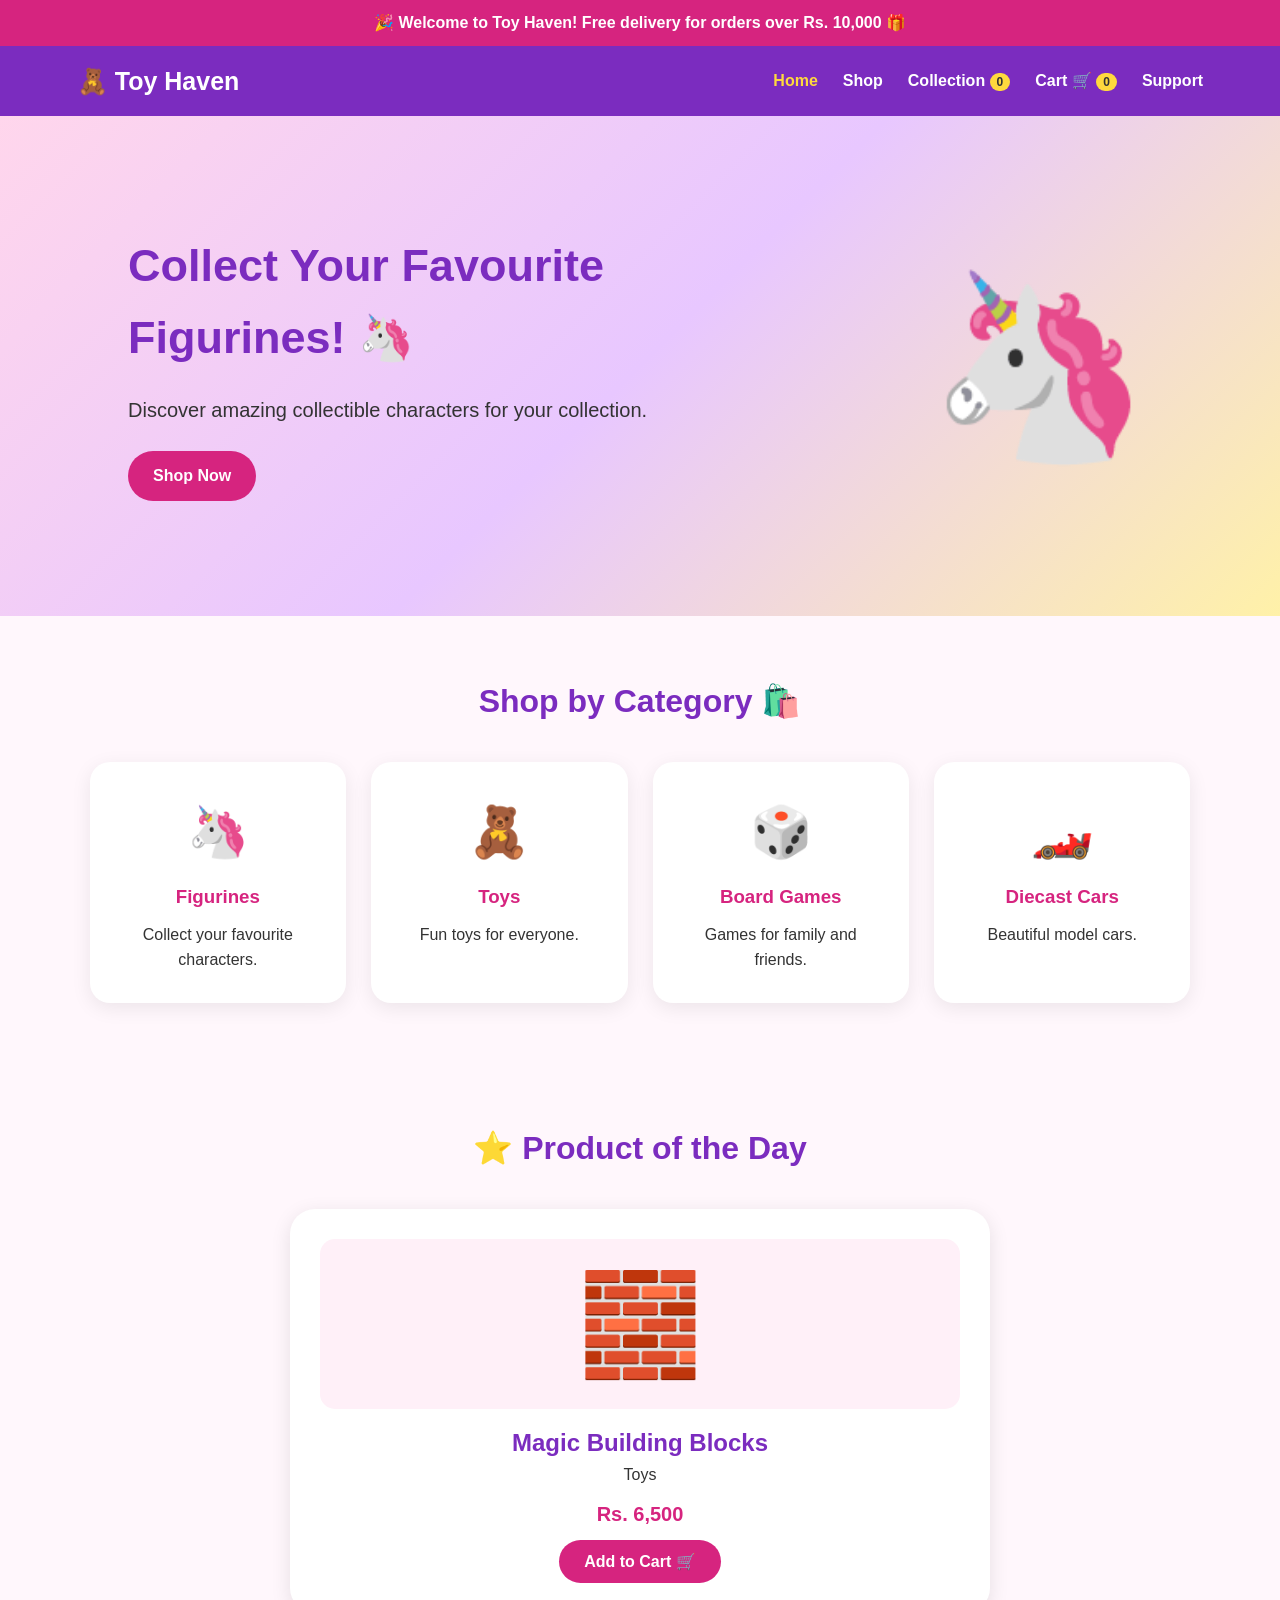
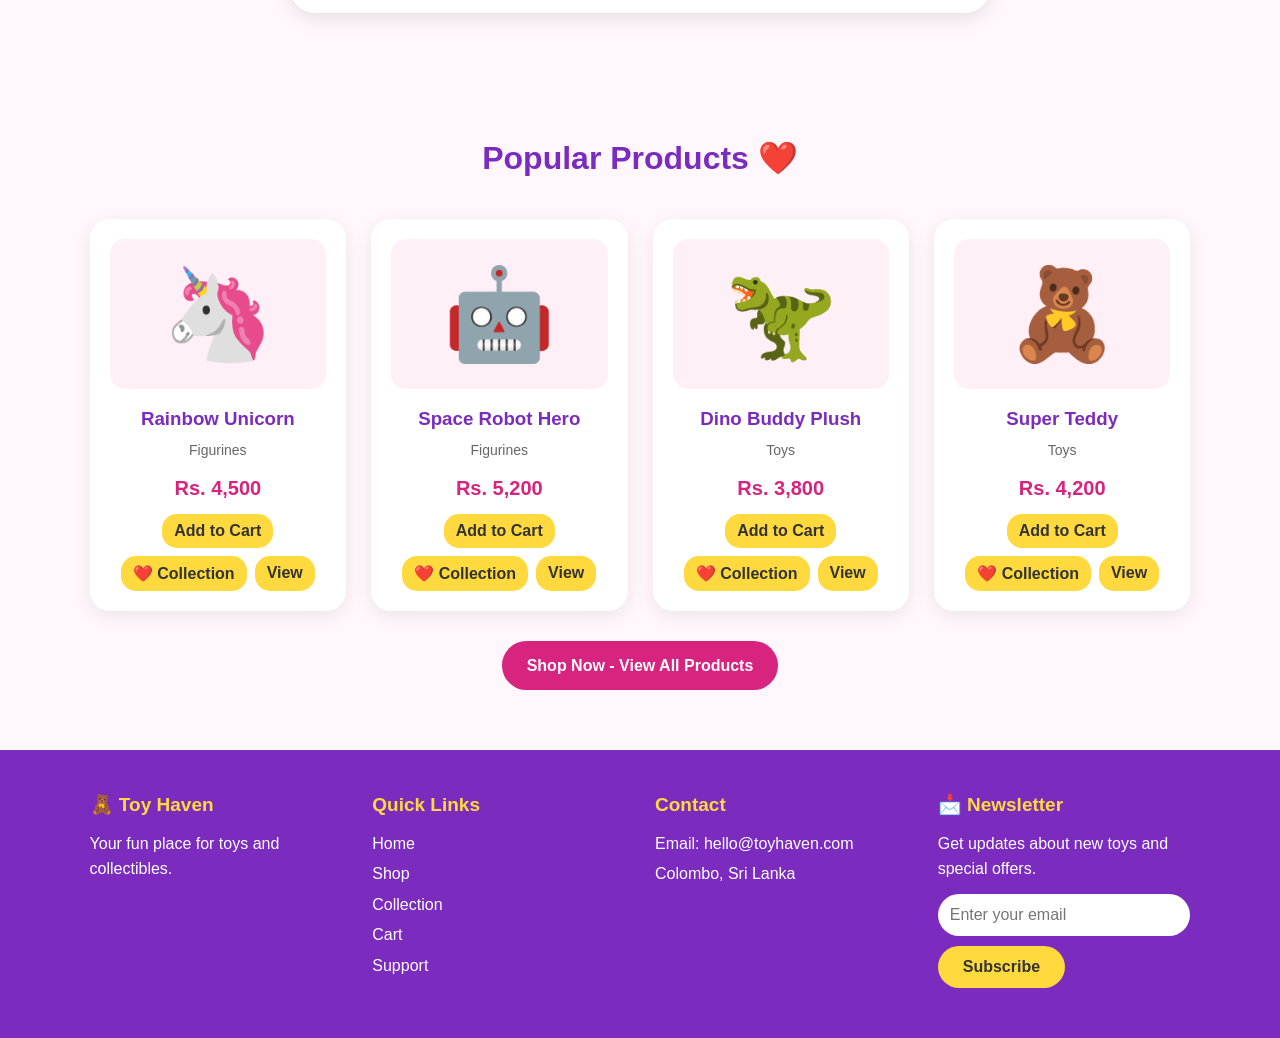
<file: index.html>
<!DOCTYPE html>
<html lang="en">

<head>

    <meta charset="UTF-8">
    <meta name="viewport" content="width=device-width, initial-scale=1.0">
    <meta name="description" content="Toy Haven is your fun online store for collectible figurines, toys, board games and diecast model cars.">
    <meta name="theme-color" content="#7b2cbf">

    <title>Toy Haven - Home</title>

    <link rel="stylesheet" href="style.css">
    <link rel="manifest" href="manifest.json">
    <link rel="icon" href="favicon.svg" type="image/svg+xml">
    <link rel="apple-touch-icon" href="icons/icon-192.png">

</head>

<body>

    <a href="#main" class="skip-link">Skip to main content</a>

    <!-- Top Bar -->
    <div class="top-bar">
        🎉 Welcome to Toy Haven! Free delivery for orders over Rs. 10,000 🎁
    </div>

    <!-- Header + Navigation -->
    <header>

        <nav class="navbar" aria-label="Main navigation">

            <a href="index.html" class="logo">🧸 Toy Haven</a>

            <button class="menu-button" id="menuButton"
                aria-label="Toggle menu" aria-expanded="false" aria-controls="navLinks">
                <span class="bar"></span>
                <span class="bar"></span>
                <span class="bar"></span>
            </button>

            <ul class="nav-links" id="navLinks">
                <li><a href="index.html" aria-current="page">Home</a></li>
                <li><a href="products.html">Shop</a></li>
                <li><a href="wishlist.html">Collection <span id="collectionCount">0</span></a></li>
                <li><a href="cart.html">Cart 🛒 <span id="cartCount">0</span></a></li>
                <li><a href="support.html">Support</a></li>
            </ul>

        </nav>

    </header>


    <main id="main">

        <h1 class="sr-only">Toy Haven - Figurines, Toys, Board Games and Diecast Cars</h1>

        <!-- Hero Section (auto-rotating banners) -->
        <section class="hero" aria-label="Promotions">

            <div class="hero-slide active">

                <div class="hero-text">
                    <h2>Collect Your Favourite Figurines! 🦄</h2>
                    <p>Discover amazing collectible characters for your collection.</p>
                    <a href="products.html?category=Figurines" class="button">Shop Now</a>
                </div>

                <div class="hero-image" aria-hidden="true">🦄</div>

            </div>

            <div class="hero-slide">

                <div class="hero-text">
                    <h2>Fun Toys for Everyone! 🧸</h2>
                    <p>Find exciting toys for children and collectors.</p>
                    <a href="products.html?category=Toys" class="button">Explore Toys</a>
                </div>

                <div class="hero-image" aria-hidden="true">🧸</div>

            </div>

            <div class="hero-slide">

                <div class="hero-text">
                    <h2>Challenge Your Friends! 🎲</h2>
                    <p>Enjoy exciting board games with your family.</p>
                    <a href="products.html?category=Board%20Games" class="button">View Games</a>
                </div>

                <div class="hero-image" aria-hidden="true">🎲</div>

            </div>

            <div class="hero-slide">

                <div class="hero-text">
                    <h2>Speed Into Your Collection! 🏎️</h2>
                    <p>Collect beautiful diecast model cars.</p>
                    <a href="products.html?category=Diecast%20Cars" class="button">View Cars</a>
                </div>

                <div class="hero-image" aria-hidden="true">🏎️</div>

            </div>

        </section>


        <!-- Categories -->
        <section class="section">

            <h2 class="reveal">Shop by Category 🛍️</h2>

            <div class="category-grid">

                <a href="products.html?category=Figurines" class="category-card reveal">
                    <span class="category-icon" aria-hidden="true">🦄</span>
                    <h3>Figurines</h3>
                    <p>Collect your favourite characters.</p>
                </a>

                <a href="products.html?category=Toys" class="category-card reveal">
                    <span class="category-icon" aria-hidden="true">🧸</span>
                    <h3>Toys</h3>
                    <p>Fun toys for everyone.</p>
                </a>

                <a href="products.html?category=Board%20Games" class="category-card reveal">
                    <span class="category-icon" aria-hidden="true">🎲</span>
                    <h3>Board Games</h3>
                    <p>Games for family and friends.</p>
                </a>

                <a href="products.html?category=Diecast%20Cars" class="category-card reveal">
                    <span class="category-icon" aria-hidden="true">🏎️</span>
                    <h3>Diecast Cars</h3>
                    <p>Beautiful model cars.</p>
                </a>

            </div>

        </section>


        <!-- Product of the Day -->
        <section class="section product-day-section">

            <h2 class="reveal">⭐ Product of the Day</h2>

            <div id="featuredProduct"></div>

        </section>


        <!-- Featured Products -->
        <section class="section">

            <h2 class="reveal">Popular Products ❤️</h2>

            <div class="product-grid" id="homeProducts"></div>

            <div class="center">
                <a href="products.html" class="button">Shop Now - View All Products</a>
            </div>

        </section>

    </main>

    <!-- Footer -->
    <footer>

        <div>
            <h2>🧸 Toy Haven</h2>
            <p>Your fun place for toys and collectibles.</p>
        </div>

        <div>
            <h2>Quick Links</h2>
            <ul>
                <li><a href="index.html">Home</a></li>
                <li><a href="products.html">Shop</a></li>
                <li><a href="wishlist.html">Collection</a></li>
                <li><a href="cart.html">Cart</a></li>
                <li><a href="support.html">Support</a></li>
            </ul>
        </div>

        <div>
            <h2>Contact</h2>
            <p>Email: <a href="mailto:hello@toyhaven.com">hello@toyhaven.com</a></p>
            <p>Colombo, Sri Lanka</p>
        </div>

        <div class="footer-newsletter">
            <h2>📩 Newsletter</h2>
            <p>Get updates about new toys and special offers.</p>

            <form id="newsletterForm" novalidate>

                <label for="newsletterEmail" class="sr-only">Email address</label>

                <input type="email" id="newsletterEmail"
                    placeholder="Enter your email" autocomplete="email">

                <button type="submit" class="button">Subscribe</button>

            </form>

            <p id="newsletterMessage" role="status"></p>
        </div>

    </footer>


    <div id="toast" role="status" aria-live="polite"></div>

    <script src="script.js"></script>

</body>

</html>
</file>
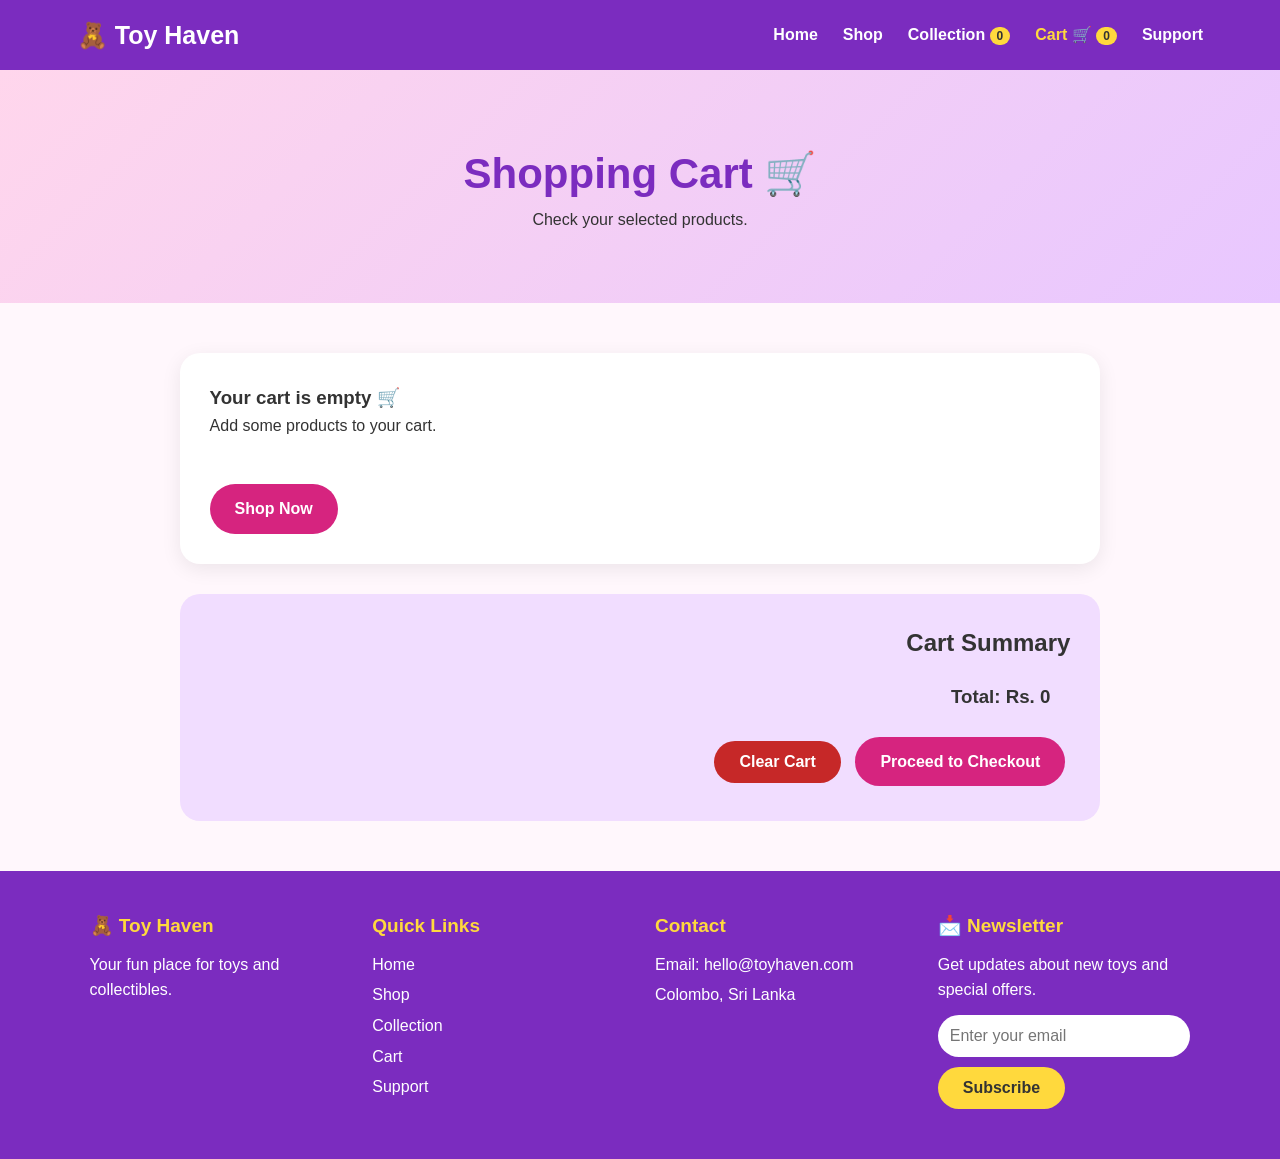
<file: cart.html>
<!DOCTYPE html>
<html lang="en">

<head>

    <meta charset="UTF-8">
    <meta name="viewport" content="width=device-width, initial-scale=1.0">
    <meta name="description" content="Review the toys in your Toy Haven shopping cart, change quantities and go to checkout.">
    <meta name="theme-color" content="#7b2cbf">

    <title>Toy Haven - Cart</title>

    <link rel="stylesheet" href="style.css">
    <link rel="manifest" href="manifest.json">
    <link rel="icon" href="favicon.svg" type="image/svg+xml">
    <link rel="apple-touch-icon" href="icons/icon-192.png">

</head>

<body>

    <a href="#main" class="skip-link">Skip to main content</a>

    <!-- Header + Navigation -->
    <header>

        <nav class="navbar" aria-label="Main navigation">

            <a href="index.html" class="logo">🧸 Toy Haven</a>

            <button class="menu-button" id="menuButton"
                aria-label="Toggle menu" aria-expanded="false" aria-controls="navLinks">
                <span class="bar"></span>
                <span class="bar"></span>
                <span class="bar"></span>
            </button>

            <ul class="nav-links" id="navLinks">
                <li><a href="index.html">Home</a></li>
                <li><a href="products.html">Shop</a></li>
                <li><a href="wishlist.html">Collection <span id="collectionCount">0</span></a></li>
                <li><a href="cart.html" aria-current="page">Cart 🛒 <span id="cartCount">0</span></a></li>
                <li><a href="support.html">Support</a></li>
            </ul>

        </nav>

    </header>

    <main id="main">

        <section class="page-banner">

            <h1>Shopping Cart 🛒</h1>

            <p>Check your selected products.</p>

        </section>

        <section class="cart-container">

            <h2 class="sr-only">Items in your cart</h2>

            <div id="cartItems"></div>

            <div class="cart-summary">

                <h2>Cart Summary</h2>

                <h3>Total: <span id="cartTotal">Rs. 0</span></h3>

                <button type="button" class="button danger" id="clearCartButton">Clear Cart</button>

                <a href="checkout.html" class="button">Proceed to Checkout</a>

            </div>

        </section>

    </main>

    <!-- Footer -->
    <footer>

        <div>
            <h2>🧸 Toy Haven</h2>
            <p>Your fun place for toys and collectibles.</p>
        </div>

        <div>
            <h2>Quick Links</h2>
            <ul>
                <li><a href="index.html">Home</a></li>
                <li><a href="products.html">Shop</a></li>
                <li><a href="wishlist.html">Collection</a></li>
                <li><a href="cart.html">Cart</a></li>
                <li><a href="support.html">Support</a></li>
            </ul>
        </div>

        <div>
            <h2>Contact</h2>
            <p>Email: <a href="mailto:hello@toyhaven.com">hello@toyhaven.com</a></p>
            <p>Colombo, Sri Lanka</p>
        </div>

        <div class="footer-newsletter">
            <h2>📩 Newsletter</h2>
            <p>Get updates about new toys and special offers.</p>

            <form id="newsletterForm" novalidate>

                <label for="newsletterEmail" class="sr-only">Email address</label>

                <input type="email" id="newsletterEmail"
                    placeholder="Enter your email" autocomplete="email">

                <button type="submit" class="button">Subscribe</button>

            </form>

            <p id="newsletterMessage" role="status"></p>
        </div>

    </footer>


    <div id="toast" role="status" aria-live="polite"></div>

    <script src="script.js"></script>

</body>

</html>
</file>
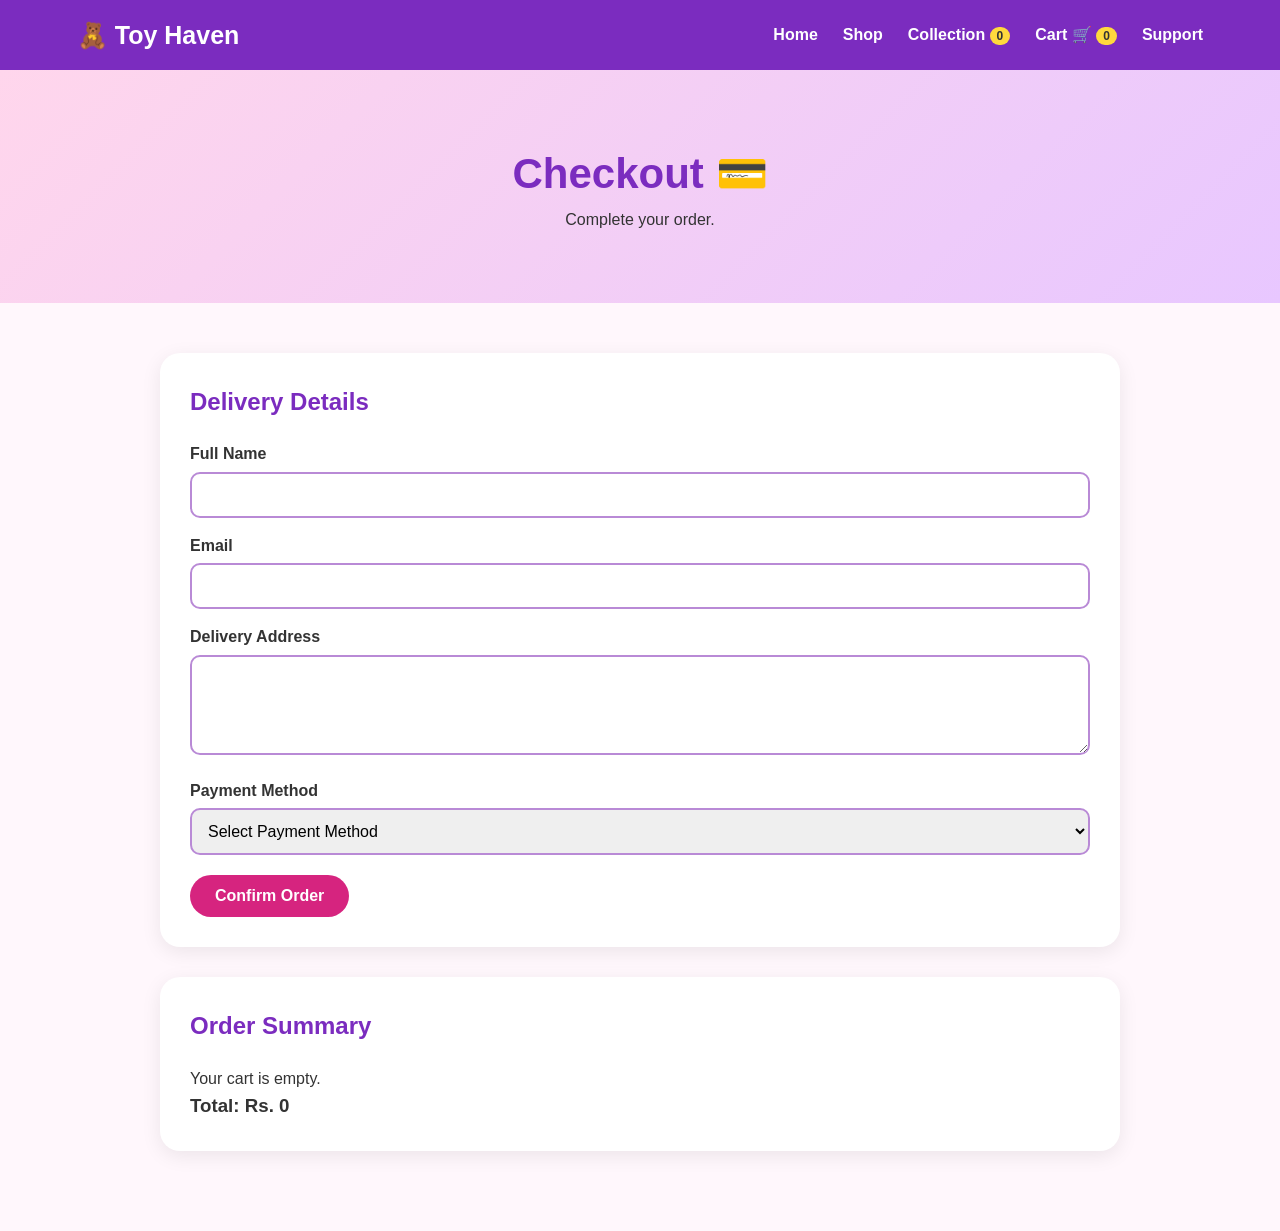
<file: checkout.html>
<!DOCTYPE html>
<html lang="en">

<head>

    <meta charset="UTF-8">
    <meta name="viewport" content="width=device-width, initial-scale=1.0">

    <title>Toy Haven - Checkout</title>

    <link rel="stylesheet" href="style.css">
    <link rel="icon" href="favicon.svg">

</head>

<body>


    <!-- Navigation -->
    <nav class="navbar">

        <div class="logo">
            🧸 Toy Haven
        </div>

        <button class="menu-button" id="menuButton">
            ☰
        </button>

        <ul class="nav-links" id="navLinks">

            <li>
                <a href="index.html">Home</a>
            </li>

            <li>
                <a href="products.html">Shop</a>
            </li>

            <li>
                <a href="wishlist.html">
                    Collection <span id="collectionCount">0</span>
                </a>
            </li>

            <li>
                <a href="cart.html">
                    Cart 🛒 <span id="cartCount">0</span>
                </a>
            </li>

            <li>
                <a href="support.html">Support</a>
            </li>

        </ul>

    </nav>


    <section class="page-banner">

        <h1>Checkout 💳</h1>

        <p>Complete your order.</p>

    </section>


    <main class="checkout-container">


        <!-- Checkout Form -->
        <form id="checkoutForm" class="form-card">

            <h2>Delivery Details</h2>


            <label>
                Full Name
            </label>

            <input
                type="text"
                id="fullName"
                required
            >


            <label>
                Email
            </label>

            <input
                type="email"
                id="email"
                required
            >


            <label>
                Delivery Address
            </label>

            <textarea
                id="address"
                rows="4"
                required>
            </textarea>


            <label>
                Payment Method
            </label>

            <select
                id="paymentMethod"
                required>

                <option value="">
                    Select Payment Method
                </option>

                <option value="Card">
                    Card
                </option>

                <option value="Cash on Delivery">
                    Cash on Delivery
                </option>

            </select>


            <button
                type="submit"
                class="button">
                Confirm Order
            </button>

        </form>


        <!-- Order Summary -->
        <div class="form-card">

            <h2>Order Summary</h2>

            <div id="checkoutSummary"></div>

            <h3>
                Total:
                <span id="checkoutTotal">
                    Rs. 0
                </span>
            </h3>

        </div>


        <!-- Success -->
        <div
            id="checkoutSuccess"
            class="success-box">

            <div class="success-icon">
                🎉
            </div>

            <h2>Order Successful!</h2>

            <p>
                Thank you for shopping with Toy Haven.
            </p>

            <a
                href="index.html"
                class="button">
                Back to Home
            </a>

        </div>

    </main>


    <div id="toast"></div>


    <script src="script.js"></script>

</body>

</html>
</file>
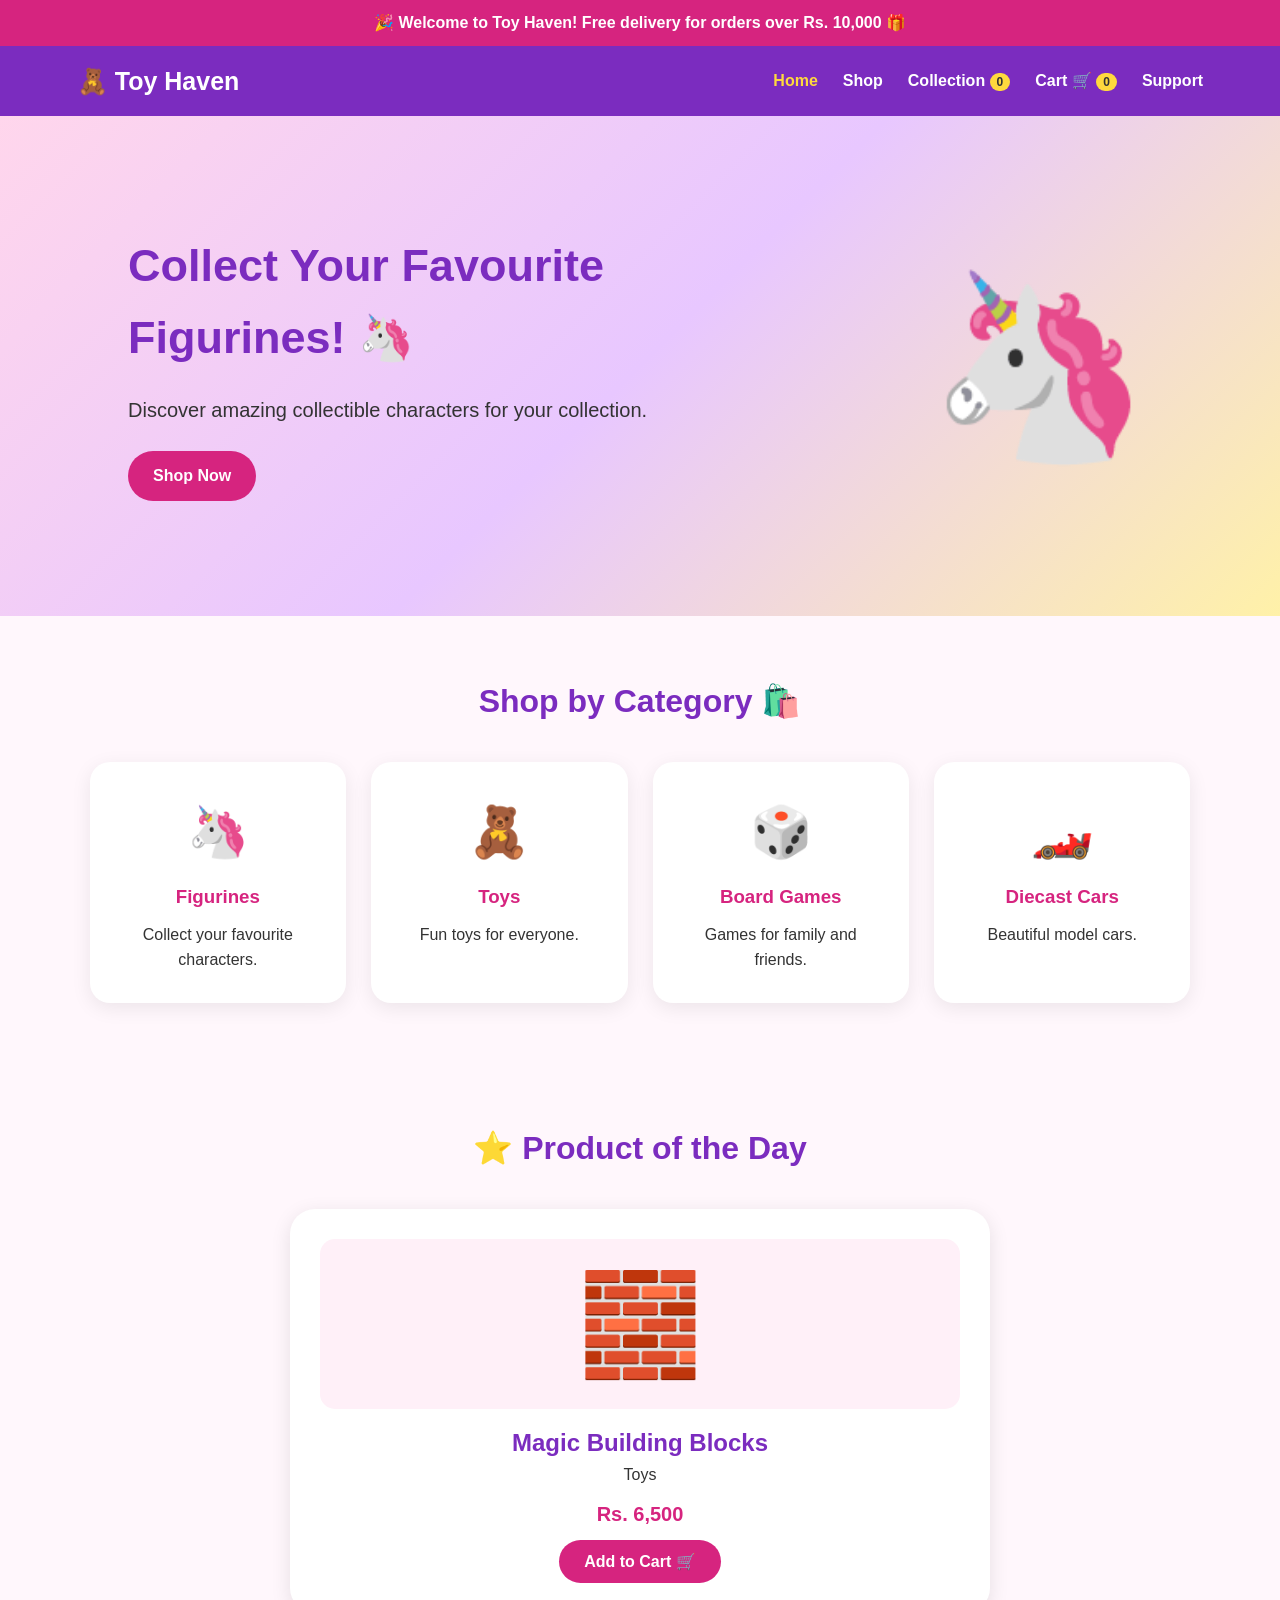
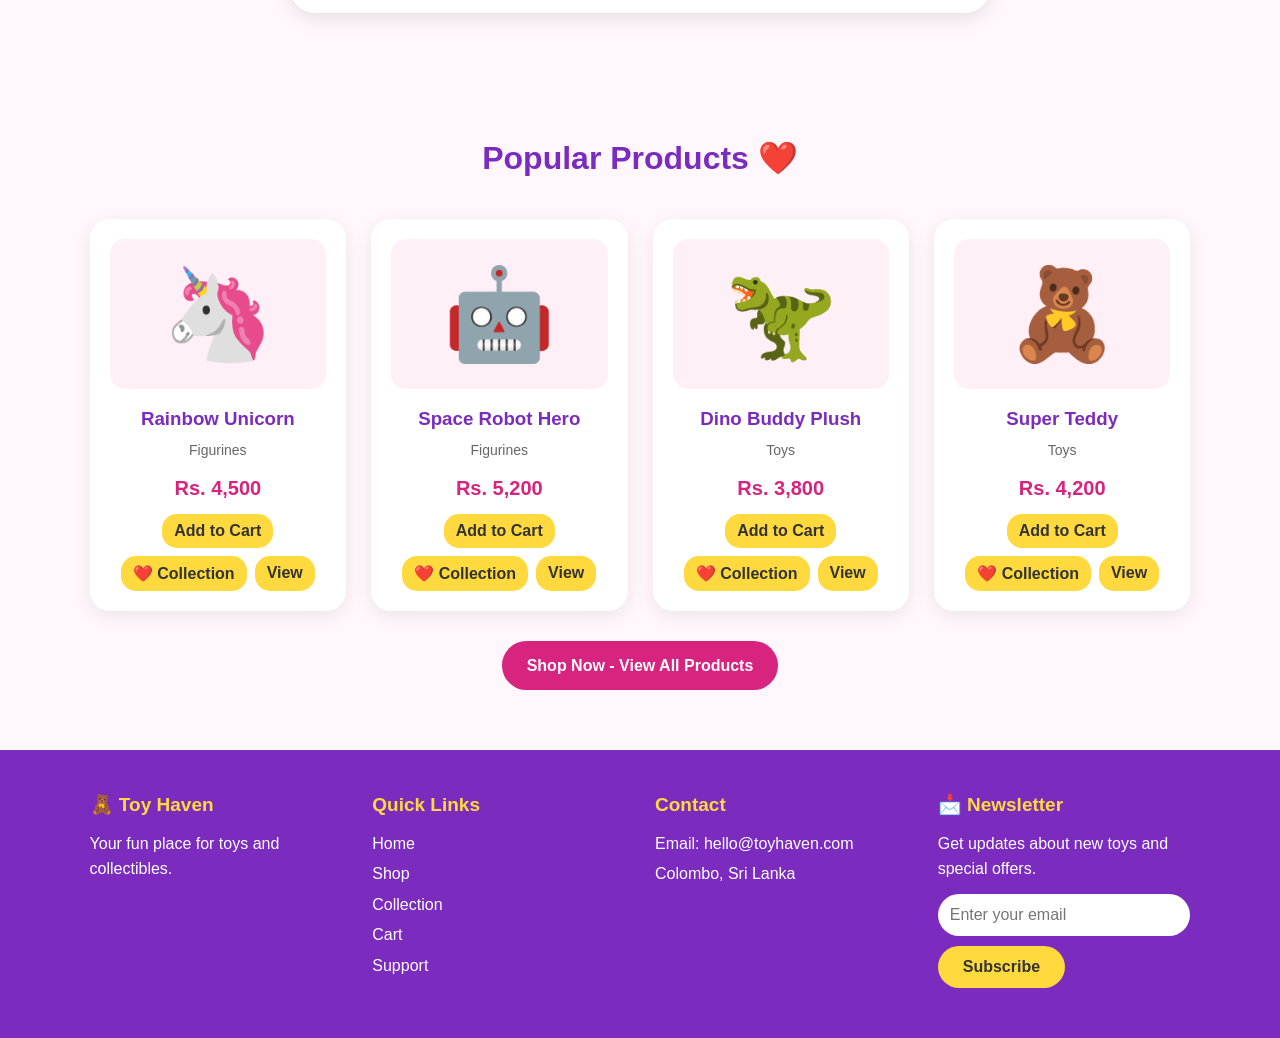
<file: products.html>
<!DOCTYPE html>
<html lang="en">

<head>

    <meta charset="UTF-8">
    <meta name="viewport" content="width=device-width, initial-scale=1.0">
    <meta name="description" content="Toy Haven is your fun online store for collectible figurines, toys, board games and diecast model cars.">
    <meta name="theme-color" content="#7b2cbf">

    <title>Toy Haven - Home</title>

    <link rel="stylesheet" href="style.css">
    <link rel="manifest" href="manifest.json">
    <link rel="icon" href="favicon.svg" type="image/svg+xml">
    <link rel="apple-touch-icon" href="icons/icon-192.png">

</head>

<body>

    <a href="#main" class="skip-link">Skip to main content</a>

    <!-- Top Bar -->
    <div class="top-bar">
        🎉 Welcome to Toy Haven! Free delivery for orders over Rs. 10,000 🎁
    </div>

    <!-- Header + Navigation -->
    <header>

        <nav class="navbar" aria-label="Main navigation">

            <a href="index.html" class="logo">🧸 Toy Haven</a>

            <button class="menu-button" id="menuButton"
                aria-label="Toggle menu" aria-expanded="false" aria-controls="navLinks">
                <span class="bar"></span>
                <span class="bar"></span>
                <span class="bar"></span>
            </button>

            <ul class="nav-links" id="navLinks">
                <li><a href="index.html" aria-current="page">Home</a></li>
                <li><a href="products.html">Shop</a></li>
                <li><a href="wishlist.html">Collection <span id="collectionCount">0</span></a></li>
                <li><a href="cart.html">Cart 🛒 <span id="cartCount">0</span></a></li>
                <li><a href="support.html">Support</a></li>
            </ul>

        </nav>

    </header>


    <main id="main">

        <h1 class="sr-only">Toy Haven - Figurines, Toys, Board Games and Diecast Cars</h1>

        <!-- Hero Section (auto-rotating banners) -->
        <section class="hero" aria-label="Promotions">

            <div class="hero-slide active">

                <div class="hero-text">
                    <h2>Collect Your Favourite Figurines! 🦄</h2>
                    <p>Discover amazing collectible characters for your collection.</p>
                    <a href="products.html?category=Figurines" class="button">Shop Now</a>
                </div>

                <div class="hero-image" aria-hidden="true">🦄</div>

            </div>

            <div class="hero-slide">

                <div class="hero-text">
                    <h2>Fun Toys for Everyone! 🧸</h2>
                    <p>Find exciting toys for children and collectors.</p>
                    <a href="products.html?category=Toys" class="button">Shop Now</a>
                </div>

                <div class="hero-image" aria-hidden="true">🧸</div>

            </div>

            <div class="hero-slide">

                <div class="hero-text">
                    <h2>Challenge Your Friends! 🎲</h2>
                    <p>Enjoy exciting board games with your family.</p>
                    <a href="products.html?category=Board%20Games" class="button">Shop Now</a>
                </div>

                <div class="hero-image" aria-hidden="true">🎲</div>

            </div>

            <div class="hero-slide">

                <div class="hero-text">
                    <h2>Speed Into Your Collection! 🏎️</h2>
                    <p>Collect beautiful diecast model cars.</p>
                    <a href="products.html?category=Diecast%20Cars" class="button">Shop Now</a>
                </div>

                <div class="hero-image" aria-hidden="true">🏎️</div>

            </div>

        </section>


        <!-- Categories -->
        <section class="section">

            <h2 class="reveal">Shop by Category 🛍️</h2>

            <div class="category-grid">

                <a href="products.html?category=Figurines" class="category-card reveal">
                    <span class="category-icon" aria-hidden="true">🦄</span>
                    <h3>Figurines</h3>
                    <p>Collect your favourite characters.</p>
                </a>

                <a href="products.html?category=Toys" class="category-card reveal">
                    <span class="category-icon" aria-hidden="true">🧸</span>
                    <h3>Toys</h3>
                    <p>Fun toys for everyone.</p>
                </a>

                <a href="products.html?category=Board%20Games" class="category-card reveal">
                    <span class="category-icon" aria-hidden="true">🎲</span>
                    <h3>Board Games</h3>
                    <p>Games for family and friends.</p>
                </a>

                <a href="products.html?category=Diecast%20Cars" class="category-card reveal">
                    <span class="category-icon" aria-hidden="true">🏎️</span>
                    <h3>Diecast Cars</h3>
                    <p>Beautiful model cars.</p>
                </a>

            </div>

        </section>


        <!-- Product of the Day -->
        <section class="section product-day-section">

            <h2 class="reveal">⭐ Product of the Day</h2>

            <div id="featuredProduct"></div>

        </section>


        <!-- Featured Products -->
        <section class="section">

            <h2 class="reveal">Popular Products ❤️</h2>

            <div class="product-grid" id="homeProducts"></div>

            <div class="center">
                <a href="products.html" class="button">Shop Now - View All Products</a>
            </div>

        </section>

    </main>

    <!-- Footer -->
    <footer>

        <div>
            <h2>🧸 Toy Haven</h2>
            <p>Your fun place for toys and collectibles.</p>
        </div>

        <div>
            <h2>Quick Links</h2>
            <ul>
                <li><a href="index.html">Home</a></li>
                <li><a href="products.html">Shop</a></li>
                <li><a href="wishlist.html">Collection</a></li>
                <li><a href="cart.html">Cart</a></li>
                <li><a href="support.html">Support</a></li>
            </ul>
        </div>

        <div>
            <h2>Contact</h2>
            <p>Email: <a href="mailto:hello@toyhaven.com">hello@toyhaven.com</a></p>
            <p>Colombo, Sri Lanka</p>
        </div>

        <div class="footer-newsletter">
            <h2>📩 Newsletter</h2>
            <p>Get updates about new toys and special offers.</p>

            <form id="newsletterForm" novalidate>

                <label for="newsletterEmail" class="sr-only">Email address</label>

                <input type="email" id="newsletterEmail"
                    placeholder="Enter your email" autocomplete="email">

                <button type="submit" class="button">Subscribe</button>

            </form>

            <p id="newsletterMessage" role="status"></p>
        </div>

    </footer>


    <div id="toast" role="status" aria-live="polite"></div>

    <script src="script.js"></script>

</body>

</html>
</file>
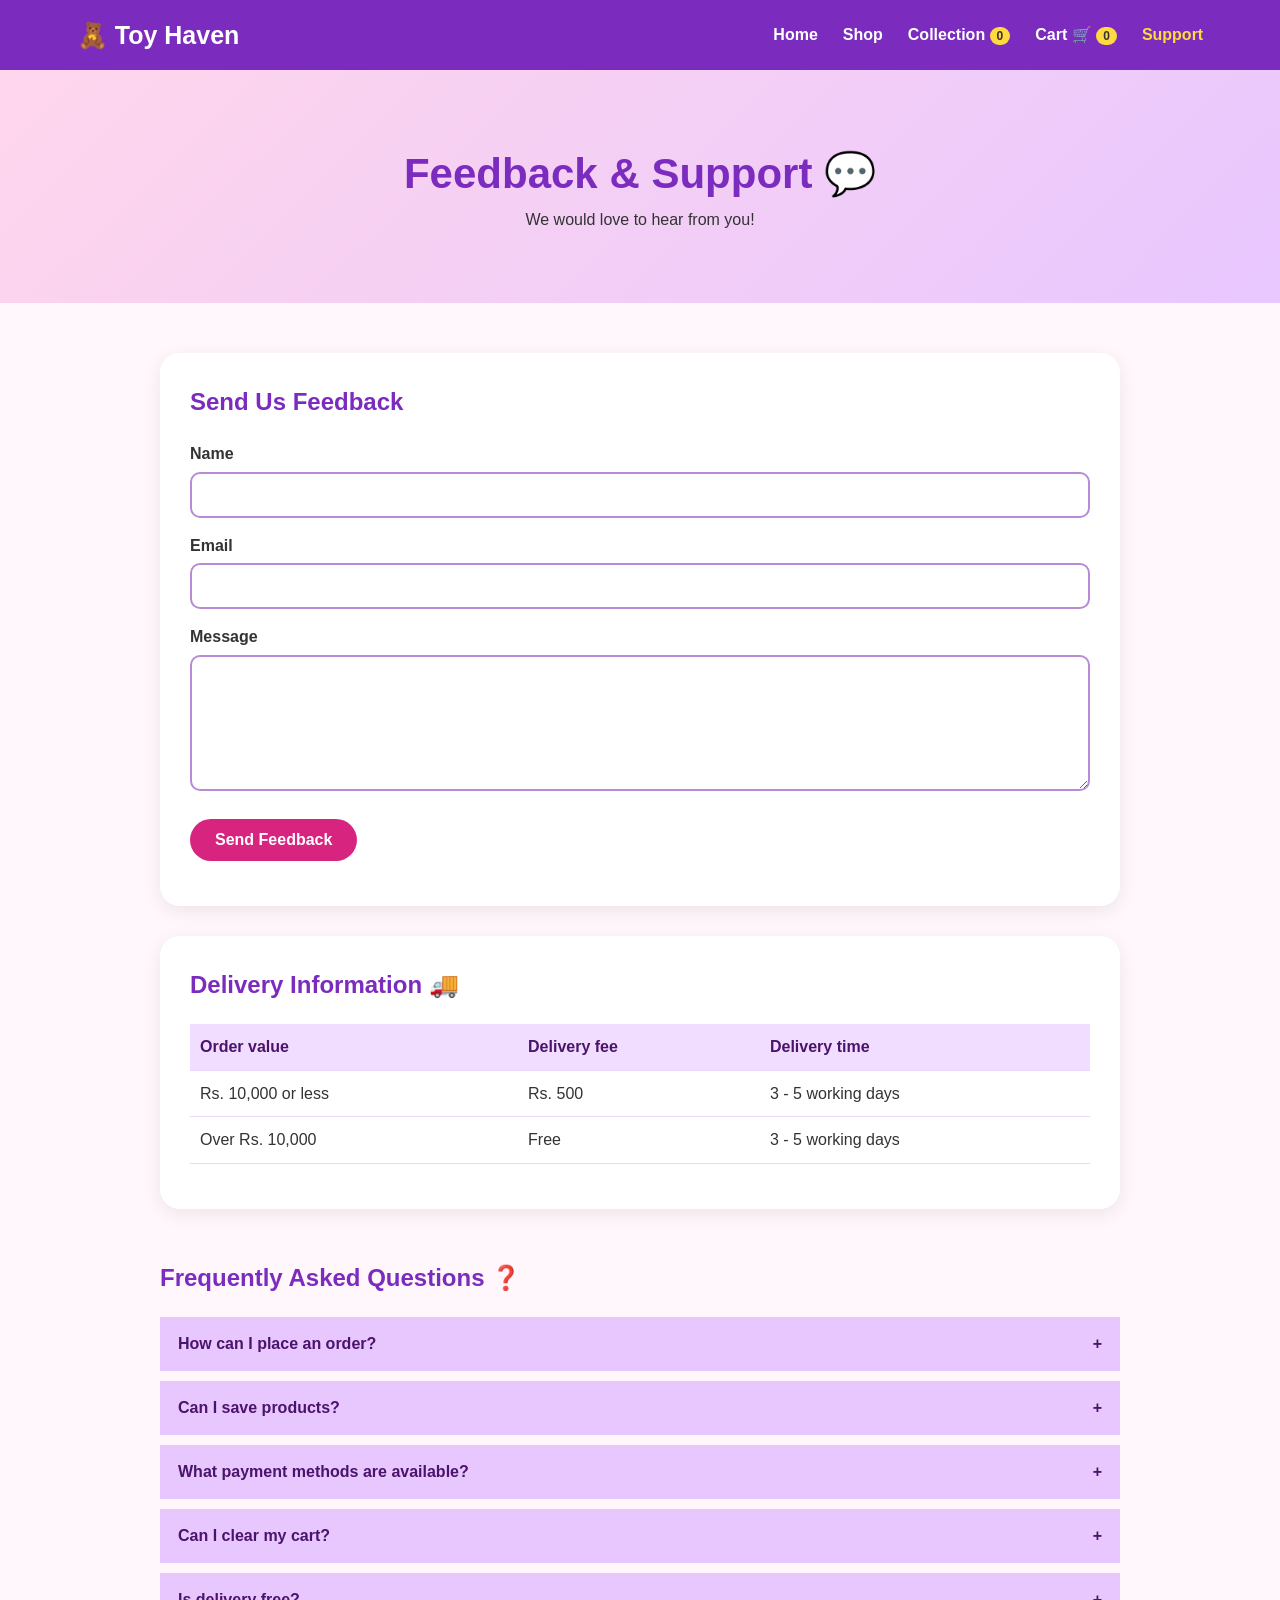
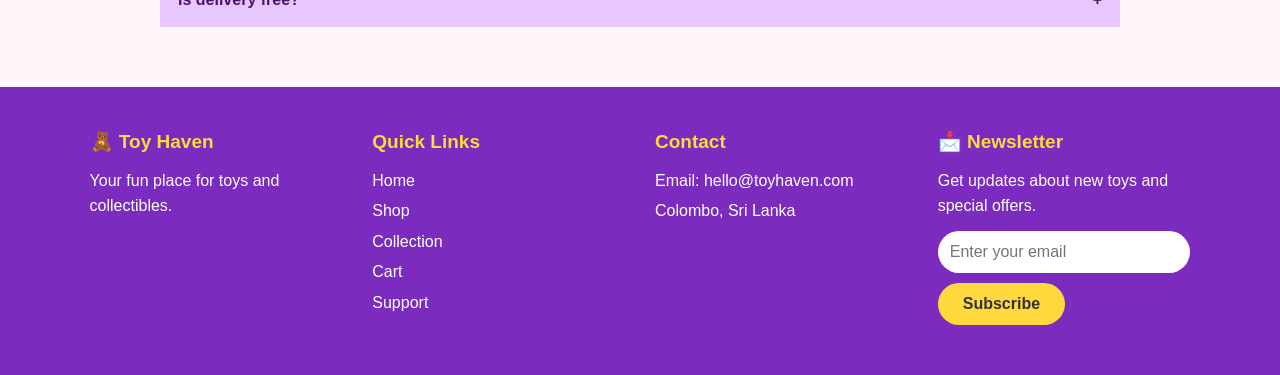
<file: support.html>
<!DOCTYPE html>
<html lang="en">

<head>

    <meta charset="UTF-8">
    <meta name="viewport" content="width=device-width, initial-scale=1.0">
    <meta name="description" content="Send feedback to Toy Haven, read delivery information and find answers to common questions.">
    <meta name="theme-color" content="#7b2cbf">

    <title>Toy Haven - Support</title>

    <link rel="stylesheet" href="style.css">
    <link rel="manifest" href="manifest.json">
    <link rel="icon" href="favicon.svg" type="image/svg+xml">
    <link rel="apple-touch-icon" href="icons/icon-192.png">

</head>

<body>

    <a href="#main" class="skip-link">Skip to main content</a>

    <!-- Header + Navigation -->
    <header>

        <nav class="navbar" aria-label="Main navigation">

            <a href="index.html" class="logo">🧸 Toy Haven</a>

            <button class="menu-button" id="menuButton"
                aria-label="Toggle menu" aria-expanded="false" aria-controls="navLinks">
                <span class="bar"></span>
                <span class="bar"></span>
                <span class="bar"></span>
            </button>

            <ul class="nav-links" id="navLinks">
                <li><a href="index.html">Home</a></li>
                <li><a href="products.html">Shop</a></li>
                <li><a href="wishlist.html">Collection <span id="collectionCount">0</span></a></li>
                <li><a href="cart.html">Cart 🛒 <span id="cartCount">0</span></a></li>
                <li><a href="support.html" aria-current="page">Support</a></li>
            </ul>

        </nav>

    </header>

    <main id="main">

        <section class="page-banner">

            <h1>Feedback &amp; Support 💬</h1>

            <p>We would love to hear from you!</p>

        </section>

        <div class="support-container">

            <!-- Feedback Form -->
            <form id="feedbackForm" class="form-card" novalidate>

                <h2>Send Us Feedback</h2>

                <label for="feedbackName">Name</label>
                <input type="text" id="feedbackName" required autocomplete="name">

                <label for="feedbackEmail">Email</label>
                <input type="email" id="feedbackEmail" required autocomplete="email">

                <label for="feedbackMessage">Message</label>
                <textarea id="feedbackMessage" rows="6" required></textarea>

                <button type="submit" class="button">Send Feedback</button>

                <p id="feedbackSuccess" class="form-message" role="status"></p>

            </form>


            <!-- Delivery information table -->
            <section class="form-card">

                <h2>Delivery Information 🚚</h2>

                <div class="table-wrapper">

                    <table class="info-table">

                        <caption class="sr-only">Delivery fees and times</caption>

                        <thead>
                            <tr>
                                <th scope="col">Order value</th>
                                <th scope="col">Delivery fee</th>
                                <th scope="col">Delivery time</th>
                            </tr>
                        </thead>

                        <tbody>
                            <tr>
                                <td>Rs. 10,000 or less</td>
                                <td>Rs. 500</td>
                                <td>3 - 5 working days</td>
                            </tr>
                            <tr>
                                <td>Over Rs. 10,000</td>
                                <td>Free</td>
                                <td>3 - 5 working days</td>
                            </tr>
                        </tbody>

                    </table>

                </div>

            </section>


            <!-- FAQ -->
            <section class="faq">

                <h2>Frequently Asked Questions ❓</h2>

                <div class="faq-item">

                    <button class="faq-question" aria-expanded="false" aria-controls="faq1">
                        How can I place an order?
                        <span aria-hidden="true">+</span>
                    </button>

                    <div class="faq-answer" id="faq1">
                        <p>Choose a product, add it to your cart, and complete the checkout form.</p>
                    </div>

                </div>

                <div class="faq-item">

                    <button class="faq-question" aria-expanded="false" aria-controls="faq2">
                        Can I save products?
                        <span aria-hidden="true">+</span>
                    </button>

                    <div class="faq-answer" id="faq2">
                        <p>Yes. You can add products to your Collection (wishlist) and mark them as Interested, Owned or Not Interested.</p>
                    </div>

                </div>

                <div class="faq-item">

                    <button class="faq-question" aria-expanded="false" aria-controls="faq3">
                        What payment methods are available?
                        <span aria-hidden="true">+</span>
                    </button>

                    <div class="faq-answer" id="faq3">
                        <p>You can choose Card or Cash on Delivery.</p>
                    </div>

                </div>

                <div class="faq-item">

                    <button class="faq-question" aria-expanded="false" aria-controls="faq4">
                        Can I clear my cart?
                        <span aria-hidden="true">+</span>
                    </button>

                    <div class="faq-answer" id="faq4">
                        <p>Yes. Use the Clear Cart button on the shopping cart page.</p>
                    </div>

                </div>

                <div class="faq-item">

                    <button class="faq-question" aria-expanded="false" aria-controls="faq5">
                        Is delivery free?
                        <span aria-hidden="true">+</span>
                    </button>

                    <div class="faq-answer" id="faq5">
                        <p>Delivery is free for orders over Rs. 10,000. Smaller orders have a delivery fee of Rs. 500.</p>
                    </div>

                </div>

            </section>

        </div>

    </main>

    <!-- Footer -->
    <footer>

        <div>
            <h2>🧸 Toy Haven</h2>
            <p>Your fun place for toys and collectibles.</p>
        </div>

        <div>
            <h2>Quick Links</h2>
            <ul>
                <li><a href="index.html">Home</a></li>
                <li><a href="products.html">Shop</a></li>
                <li><a href="wishlist.html">Collection</a></li>
                <li><a href="cart.html">Cart</a></li>
                <li><a href="support.html">Support</a></li>
            </ul>
        </div>

        <div>
            <h2>Contact</h2>
            <p>Email: <a href="mailto:hello@toyhaven.com">hello@toyhaven.com</a></p>
            <p>Colombo, Sri Lanka</p>
        </div>

        <div class="footer-newsletter">
            <h2>📩 Newsletter</h2>
            <p>Get updates about new toys and special offers.</p>

            <form id="newsletterForm" novalidate>

                <label for="newsletterEmail" class="sr-only">Email address</label>

                <input type="email" id="newsletterEmail"
                    placeholder="Enter your email" autocomplete="email">

                <button type="submit" class="button">Subscribe</button>

            </form>

            <p id="newsletterMessage" role="status"></p>
        </div>

    </footer>


    <div id="toast" role="status" aria-live="polite"></div>

    <script src="script.js"></script>

</body>

</html>
</file>
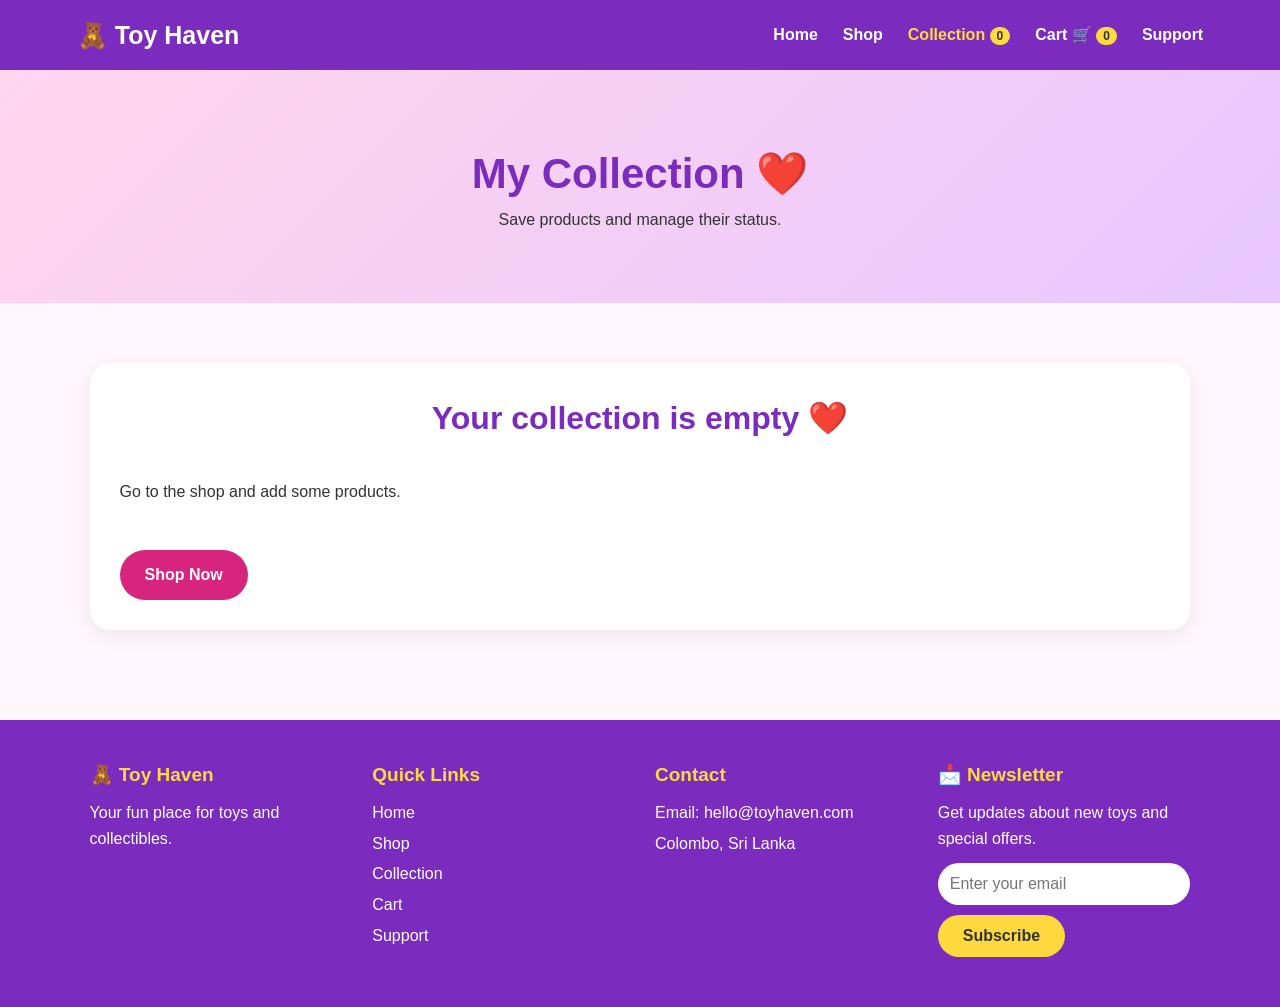
<file: wishlist.html>
<!DOCTYPE html>
<html lang="en">

<head>

    <meta charset="UTF-8">
    <meta name="viewport" content="width=device-width, initial-scale=1.0">
    <meta name="description" content="Save your favourite Toy Haven products and mark them as Interested, Owned or Not Interested.">
    <meta name="theme-color" content="#7b2cbf">

    <title>Toy Haven - Collection</title>

    <link rel="stylesheet" href="style.css">
    <link rel="manifest" href="manifest.json">
    <link rel="icon" href="favicon.svg" type="image/svg+xml">
    <link rel="apple-touch-icon" href="icons/icon-192.png">

</head>

<body>

    <a href="#main" class="skip-link">Skip to main content</a>

    <!-- Header + Navigation -->
    <header>

        <nav class="navbar" aria-label="Main navigation">

            <a href="index.html" class="logo">🧸 Toy Haven</a>

            <button class="menu-button" id="menuButton"
                aria-label="Toggle menu" aria-expanded="false" aria-controls="navLinks">
                <span class="bar"></span>
                <span class="bar"></span>
                <span class="bar"></span>
            </button>

            <ul class="nav-links" id="navLinks">
                <li><a href="index.html">Home</a></li>
                <li><a href="products.html">Shop</a></li>
                <li><a href="wishlist.html" aria-current="page">Collection <span id="collectionCount">0</span></a></li>
                <li><a href="cart.html">Cart 🛒 <span id="cartCount">0</span></a></li>
                <li><a href="support.html">Support</a></li>
            </ul>

        </nav>

    </header>

    <main id="main">

        <section class="page-banner">

            <h1>My Collection ❤️</h1>

            <p>Save products and manage their status.</p>

        </section>

        <section class="section">

            <h2 class="sr-only">Saved products</h2>

            <div class="product-grid" id="wishlistItems"></div>

        </section>

    </main>

    <!-- Footer -->
    <footer>

        <div>
            <h2>🧸 Toy Haven</h2>
            <p>Your fun place for toys and collectibles.</p>
        </div>

        <div>
            <h2>Quick Links</h2>
            <ul>
                <li><a href="index.html">Home</a></li>
                <li><a href="products.html">Shop</a></li>
                <li><a href="wishlist.html">Collection</a></li>
                <li><a href="cart.html">Cart</a></li>
                <li><a href="support.html">Support</a></li>
            </ul>
        </div>

        <div>
            <h2>Contact</h2>
            <p>Email: <a href="mailto:hello@toyhaven.com">hello@toyhaven.com</a></p>
            <p>Colombo, Sri Lanka</p>
        </div>

        <div class="footer-newsletter">
            <h2>📩 Newsletter</h2>
            <p>Get updates about new toys and special offers.</p>

            <form id="newsletterForm" novalidate>

                <label for="newsletterEmail" class="sr-only">Email address</label>

                <input type="email" id="newsletterEmail"
                    placeholder="Enter your email" autocomplete="email">

                <button type="submit" class="button">Subscribe</button>

            </form>

            <p id="newsletterMessage" role="status"></p>
        </div>

    </footer>


    <div id="toast" role="status" aria-live="polite"></div>

    <script src="script.js"></script>

</body>

</html>
</file>
<file: style.css>
/* =====================================================
   TOY HAVEN STYLESHEET  (mobile-first)
   Base styles are for phones. Larger screens are added
   with min-width media queries at the bottom of each part.

   Colour palette
   Purple  #7b2cbf   (navigation, headings, footer)
   Pink    #d6247f   (buttons, prices)   - passes contrast rules
   Yellow  #ffd93d   (badges, small buttons)
   Cream   #fff7fc   (page background)
   Red     #c62828   (danger button, errors)
===================================================== */


/* =========================
   BASIC SETTINGS
========================= */

* {
    box-sizing: border-box;
    margin: 0;
    padding: 0;
}

html {
    scroll-behavior: smooth;
}

body {
    font-family: Arial, sans-serif;
    background-color: #fff7fc;
    color: #333;
    line-height: 1.6;
}

a {
    text-decoration: none;
    color: inherit;
}

button,
input,
select,
textarea {
    font-family: inherit;
    font-size: 1rem;
}

/* Visible keyboard focus for everyone */
a:focus,
button:focus,
input:focus,
select:focus,
textarea:focus {
    outline: 3px solid #7b2cbf;
    outline-offset: 2px;
}

/* Text only for screen readers */
.sr-only {
    position: absolute;
    width: 1px;
    height: 1px;
    padding: 0;
    margin: -1px;
    overflow: hidden;
    clip: rect(0, 0, 0, 0);
    white-space: nowrap;
    border: 0;
}

/* "Skip to content" link for keyboard users */
.skip-link {
    position: absolute;
    left: 10px;
    top: -60px;
    z-index: 4000;
    background-color: #ffd93d;
    color: #333;
    font-weight: bold;
    padding: 10px 18px;
    border-radius: 0 0 12px 12px;
}

.skip-link:focus {
    top: 0;
}


/* =========================
   TOP BAR
========================= */

.top-bar {
    background-color: #d6247f;
    color: white;
    text-align: center;
    padding: 10px;
    font-weight: bold;
}


/* =========================
   HEADER + NAVIGATION
========================= */

header {
    position: sticky;
    top: 0;
    z-index: 1000;
}

.navbar {
    background-color: #7b2cbf;
    color: white;

    display: flex;
    align-items: center;
    justify-content: space-between;

    padding: 12px 5%;

    position: relative;
}

.logo {
    font-size: 25px;
    font-weight: bold;
}

/* Hamburger button (three bars) */
.menu-button {
    display: flex;
    flex-direction: column;
    gap: 5px;

    background: none;
    border: none;

    padding: 10px;

    cursor: pointer;
}

.menu-button .bar {
    display: block;

    width: 26px;
    height: 3px;

    background-color: white;
    border-radius: 3px;

    transition: transform 0.3s, opacity 0.3s;
}

/* Bars turn into an X when the menu is open */
.menu-button.open .bar:nth-child(1) {
    transform: translateY(8px) rotate(45deg);
}

.menu-button.open .bar:nth-child(2) {
    opacity: 0;
}

.menu-button.open .bar:nth-child(3) {
    transform: translateY(-8px) rotate(-45deg);
}

.navbar a:focus,
.navbar button:focus {
    outline-color: #ffd93d;
}

.nav-links {
    display: none;

    position: absolute;
    top: 100%;
    left: 0;

    width: 100%;

    background-color: #7b2cbf;

    flex-direction: column;
    gap: 18px;

    list-style: none;

    padding: 20px;

    text-align: center;
}

.nav-links.show {
    display: flex;
}

.nav-links a {
    color: white;
    font-weight: bold;
}

.nav-links a:hover,
.nav-links a[aria-current="page"] {
    color: #ffd93d;
}

.nav-links span {
    background-color: #ffd93d;
    color: #333;
    border-radius: 20px;
    padding: 2px 7px;
    font-size: 12px;
}


/* =========================
   HERO
========================= */

.hero {
    min-height: 500px;

    background: linear-gradient(
        135deg,
        #ffd6ec,
        #e8c7ff,
        #fff1a8
    );

    overflow: hidden;
}

.hero-slide {
    display: none;

    min-height: 500px;

    padding: 40px 7%;

    flex-direction: column;
    align-items: center;
    justify-content: center;

    text-align: center;
}

.hero-slide.active {
    display: flex;
    animation: fadeIn 1s;
}

.hero-text {
    max-width: 550px;
}

.hero-text h2 {
    font-size: 32px;
    color: #7b2cbf;
    margin-bottom: 20px;
}

.hero-text p {
    font-size: 18px;
    margin-bottom: 25px;
}

.hero-image {
    font-size: 100px;
    margin-top: 20px;

    animation: bounce 2s infinite;
}


/* =========================
   BUTTONS
========================= */

.button {
    display: inline-block;

    background-color: #d6247f;
    color: white;

    border: none;
    border-radius: 30px;

    padding: 12px 25px;

    font-weight: bold;

    cursor: pointer;

    transition: 0.3s;
}

.button:hover {
    background-color: #7b2cbf;
    transform: translateY(-3px);
}

.danger {
    background-color: #c62828;
}

.danger:hover {
    background-color: #8e1b1b;
}

.center {
    text-align: center;
    margin-top: 30px;
}


/* =========================
   SECTIONS
========================= */

.section {
    padding: 40px 5%;
}

.section h2 {
    text-align: center;

    color: #7b2cbf;

    margin-bottom: 30px;

    font-size: 28px;
}


/* =========================
   GRIDS (categories + products)
========================= */

.category-grid,
.product-grid {
    display: grid;

    grid-template-columns: 1fr;

    gap: 25px;
}

/* Messages inside a grid use the full width */
.product-grid > h2,
.product-grid > .form-card {
    grid-column: 1 / -1;
}

.product-grid > h2 {
    text-align: center;
    color: #7b2cbf;
}


/* =========================
   CATEGORY CARDS
========================= */

.category-card {
    display: block;

    background-color: white;

    padding: 30px;

    text-align: center;

    border-radius: 20px;

    box-shadow: 0 5px 20px rgba(0, 0, 0, 0.08);

    transition: 0.3s;
}

.category-card:hover {
    transform: translateY(-8px);
}

.category-icon {
    display: block;
    font-size: 50px;
}

.category-card h3 {
    color: #d6247f;
    margin: 10px;
}


/* =========================
   PRODUCTS
========================= */

.product-card {
    background-color: white;

    border-radius: 20px;

    padding: 20px;

    text-align: center;

    box-shadow: 0 5px 20px rgba(0, 0, 0, 0.08);

    transition: 0.3s;
}

.product-card:hover {
    transform: translateY(-8px);
}

.product-image {
    height: 150px;

    display: flex;

    justify-content: center;
    align-items: center;

    font-size: 90px;

    background-color: #fff0f8;

    border-radius: 15px;

    margin-bottom: 15px;
}

.product-card h3 {
    color: #7b2cbf;

    margin-bottom: 5px;
}

.product-category {
    color: #666;
    font-size: 14px;
}

.price {
    color: #d6247f;

    font-size: 20px;

    font-weight: bold;

    margin: 10px;
}

.product-buttons {
    display: flex;

    flex-wrap: wrap;

    justify-content: center;

    gap: 8px;
}

.small-button {
    padding: 8px 12px;

    border: none;

    border-radius: 15px;

    background-color: #ffd93d;
    color: #333;

    cursor: pointer;

    font-weight: bold;

    transition: 0.3s;
}

.small-button:hover {
    background-color: #d6247f;
    color: white;
}

/* Status dropdown on the collection page */
.status-select {
    width: 100%;

    padding: 8px;

    margin-top: 5px;

    border: 2px solid #ead8f7;

    border-radius: 10px;

    background-color: white;
}

.status-label {
    display: block;

    margin-top: 10px;

    font-weight: bold;
}

.product-card .small-button.remove-button {
    margin-top: 12px;
}


/* =========================
   PRODUCT OF DAY
========================= */

.featured-card {
    max-width: 700px;

    margin: auto;

    background-color: white;

    padding: 30px;

    border-radius: 25px;

    text-align: center;

    box-shadow: 0 5px 20px rgba(0, 0, 0, 0.1);
}

.featured-card h3 {
    color: #7b2cbf;
    font-size: 24px;
}

.featured-card .product-image {
    font-size: 100px;
    height: 170px;
}


/* =========================
   FOOTER
========================= */

footer {
    background-color: #7b2cbf;

    color: white;

    padding: 40px 7%;

    display: grid;

    grid-template-columns: 1fr;

    gap: 30px;

    text-align: center;
}

footer h2 {
    color: #ffd93d;

    font-size: 19px;

    margin-bottom: 10px;
}

footer ul {
    list-style: none;
}

footer a {
    display: inline-block;

    margin-bottom: 5px;
}

footer a:hover {
    color: #ffd93d;
}

footer a:focus,
footer input:focus {
    outline-color: #ffd93d;
}

.footer-newsletter form {
    display: flex;
    flex-direction: column;
    align-items: center;
    gap: 10px;

    margin-top: 12px;
}

.footer-newsletter input {
    width: 100%;
    max-width: 300px;

    padding: 12px;

    border: none;

    border-radius: 25px;
}

.footer-newsletter .button {
    background-color: #ffd93d;
    color: #333;
}

.footer-newsletter .button:hover {
    background-color: #d6247f;
    color: white;
}

.footer-newsletter .error-text {
    color: #ffd93d;
}

#newsletterMessage {
    margin-top: 10px;
    font-weight: bold;
}


/* =========================
   PAGE BANNER
========================= */

.page-banner {
    background: linear-gradient(
        135deg,
        #ffd6ec,
        #e8c7ff
    );

    text-align: center;

    padding: 50px 20px;
}

.page-banner h1 {
    font-size: 32px;

    color: #7b2cbf;
}


/* =========================
   SHOP CONTROLS
========================= */

.shop-section {
    padding: 40px 5%;
}

.shop-controls {
    display: flex;
    flex-direction: column;

    justify-content: center;

    gap: 15px;

    margin-bottom: 20px;
}

.shop-controls input,
.shop-controls select {
    padding: 14px;

    border: 2px solid #b98ad6;

    border-radius: 25px;

    background-color: white;
}

.shop-controls input {
    width: 100%;
}

.result-count {
    text-align: center;

    color: #555;

    margin-bottom: 25px;
}


/* =========================
   CART
========================= */

.cart-container {
    padding: 40px 5%;

    max-width: 1100px;

    margin: auto;
}

.cart-item {
    background-color: white;

    padding: 20px;

    margin-bottom: 15px;

    border-radius: 15px;

    display: flex;
    flex-direction: column;

    align-items: center;

    justify-content: space-between;

    gap: 20px;

    text-align: center;

    box-shadow: 0 3px 15px rgba(0, 0, 0, 0.08);
}

.cart-item-image {
    font-size: 50px;
}

.quantity-controls {
    display: flex;

    align-items: center;

    gap: 10px;
}

.quantity-button {
    width: 34px;
    height: 34px;

    border: none;

    border-radius: 50%;

    background-color: #ffd93d;
    color: #333;

    cursor: pointer;

    font-weight: bold;
}

.quantity-button:hover {
    background-color: #d6247f;
    color: white;
}

.cart-summary {
    background-color: #f1ddff;

    padding: 30px;

    border-radius: 20px;

    margin-top: 30px;

    text-align: center;
}

.cart-summary h3 {
    margin: 20px;
}

.cart-summary .button {
    margin: 5px;
}


/* =========================
   FORMS
========================= */

.checkout-container,
.support-container {
    max-width: 1000px;

    margin: auto;

    padding: 40px 20px;
}

.form-card {
    background-color: white;

    padding: 30px;

    border-radius: 20px;

    margin-bottom: 30px;

    box-shadow: 0 5px 20px rgba(0, 0, 0, 0.08);
}

.form-card h2 {
    color: #7b2cbf;

    margin-bottom: 20px;
}

.form-card label {
    display: block;

    margin-top: 15px;

    font-weight: bold;
}

.form-card input,
.form-card textarea,
.form-card select {
    width: 100%;

    padding: 12px;

    margin-top: 5px;

    border: 2px solid #b98ad6;

    border-radius: 10px;
}

.form-card input:focus,
.form-card textarea:focus,
.form-card select:focus {
    border-color: #d6247f;
}

.form-card .button {
    margin-top: 20px;
}

/* Custom validation messages */
.error-text {
    display: block;

    color: #c62828;

    font-size: 14px;
    font-weight: bold;

    margin-top: 5px;
}

input[aria-invalid="true"],
textarea[aria-invalid="true"],
select[aria-invalid="true"] {
    border-color: #c62828;
}

.form-message {
    margin-top: 15px;

    font-weight: bold;

    color: #1b5e20;
}


/* =========================
   TABLES
========================= */

.table-wrapper {
    overflow-x: auto;

    margin-bottom: 15px;
}

.info-table {
    width: 100%;

    border-collapse: collapse;

    background-color: white;
}

.info-table th,
.info-table td {
    padding: 10px;

    text-align: left;

    border-bottom: 1px solid #ead8f7;
}

.info-table th {
    background-color: #f1ddff;
    color: #4a146b;
}

.info-table .number {
    text-align: right;
}


/* =========================
   SUCCESS
========================= */

.success-box {
    display: none;

    background-color: #d8ffd8;

    padding: 40px;

    text-align: center;

    border-radius: 20px;
}

.success-box:focus {
    outline: none;
}

.success-icon {
    font-size: 70px;

    animation: bounce 1s infinite;
}

.success-box .button {
    margin-top: 15px;
}


/* =========================
   FAQ
========================= */

.faq {
    margin-top: 50px;
}

.faq h2 {
    color: #7b2cbf;

    margin-bottom: 20px;
}

.faq-item {
    margin-bottom: 10px;
}

.faq-question {
    width: 100%;

    padding: 18px;

    border: none;

    background-color: #e8c7ff;

    color: #4a146b;

    text-align: left;

    font-weight: bold;

    cursor: pointer;

    display: flex;

    justify-content: space-between;
}

.faq-answer {
    display: none;

    background-color: white;

    padding: 15px;
}

.faq-answer.show {
    display: block;
}


/* =========================
   MODAL
========================= */

.modal {
    display: none;

    position: fixed;

    z-index: 2000;

    left: 0;
    top: 0;

    width: 100%;
    height: 100%;

    background-color: rgba(0, 0, 0, 0.6);

    align-items: center;
    justify-content: center;

    padding: 20px;
}

.modal.show {
    display: flex;
}

.modal-content {
    background-color: white;

    max-width: 600px;
    max-height: 90%;

    overflow-y: auto;

    width: 100%;

    padding: 30px;

    border-radius: 20px;

    position: relative;

    text-align: center;

    animation: popIn 0.3s;
}

.modal-content h2 {
    color: #7b2cbf;
}

.modal-content p {
    margin: 10px 0;
}

.close-button {
    position: absolute;

    right: 10px;
    top: 8px;

    width: 44px;
    height: 44px;

    border: none;

    background: none;

    font-size: 30px;

    cursor: pointer;
}


/* =========================
   TOAST
========================= */

#toast {
    position: fixed;

    bottom: 20px;

    left: 20px;
    right: 20px;

    background-color: #7b2cbf;

    color: white;

    text-align: center;

    padding: 15px 25px;

    border-radius: 30px;

    display: none;

    z-index: 3000;
}


/* =========================
   SCROLL REVEAL
   (only hidden when JavaScript is running)
========================= */

.js .reveal {
    opacity: 0;
}

.js .reveal.visible {
    opacity: 1;
    animation: revealUp 0.6s ease backwards;
}


/* =========================
   ANIMATIONS
========================= */

@keyframes fadeIn {

    from {
        opacity: 0;
    }

    to {
        opacity: 1;
    }

}

@keyframes bounce {

    0%, 100% {
        transform: translateY(0);
    }

    50% {
        transform: translateY(-15px);
    }

}

@keyframes revealUp {

    from {
        opacity: 0;
        transform: translateY(30px);
    }

    to {
        opacity: 1;
        transform: translateY(0);
    }

}

@keyframes popIn {

    from {
        opacity: 0;
        transform: scale(0.9);
    }

    to {
        opacity: 1;
        transform: scale(1);
    }

}

/* Respect people who turn animations off in their system */
@media (prefers-reduced-motion: reduce) {

    * {
        animation: none !important;
        transition: none !important;
    }

    html {
        scroll-behavior: auto;
    }

}


/* =========================
   TABLET  (600px and up)
========================= */

@media (min-width: 600px) {

    .category-grid,
    .product-grid {
        grid-template-columns: repeat(2, 1fr);
    }

    footer {
        grid-template-columns: repeat(2, 1fr);
    }

    #toast {
        left: auto;
        right: 30px;
        bottom: 30px;
    }

}


/* =========================
   LARGE TABLET / LAPTOP  (768px and up)
========================= */

@media (min-width: 768px) {

    .navbar {
        padding: 15px 6%;
    }

    /* Navigation becomes a horizontal row */
    .menu-button {
        display: none;
    }

    .nav-links {
        display: flex;

        position: static;

        width: auto;

        flex-direction: row;
        gap: 25px;

        padding: 0;

        background: none;
    }

    .hero-slide {
        flex-direction: row;

        justify-content: space-between;

        text-align: left;

        padding: 60px 10%;
    }

    .hero-text h2 {
        font-size: 45px;
    }

    .hero-text p {
        font-size: 20px;
    }

    .hero-image {
        font-size: 180px;

        margin-top: 0;
    }

    .section {
        padding: 60px 7%;
    }

    .section h2 {
        font-size: 32px;

        margin-bottom: 35px;
    }

    .page-banner {
        padding: 70px 20px;
    }

    .page-banner h1 {
        font-size: 42px;
    }

    .shop-section {
        padding: 50px 7%;
    }

    .shop-controls {
        flex-direction: row;
    }

    .shop-controls input {
        width: 350px;
    }

    .cart-container {
        padding: 50px 7%;
    }

    .cart-item {
        flex-direction: row;

        text-align: left;
    }

    .cart-summary {
        text-align: right;
    }

    .checkout-container,
    .support-container {
        padding: 50px 20px;
    }

}


/* =========================
   DESKTOP  (1024px and up)
========================= */

@media (min-width: 1024px) {

    .category-grid,
    .product-grid {
        grid-template-columns: repeat(4, 1fr);
    }

    footer {
        grid-template-columns: repeat(4, 1fr);

        text-align: left;
    }

    .footer-newsletter form {
        align-items: flex-start;
    }

}
</file>
